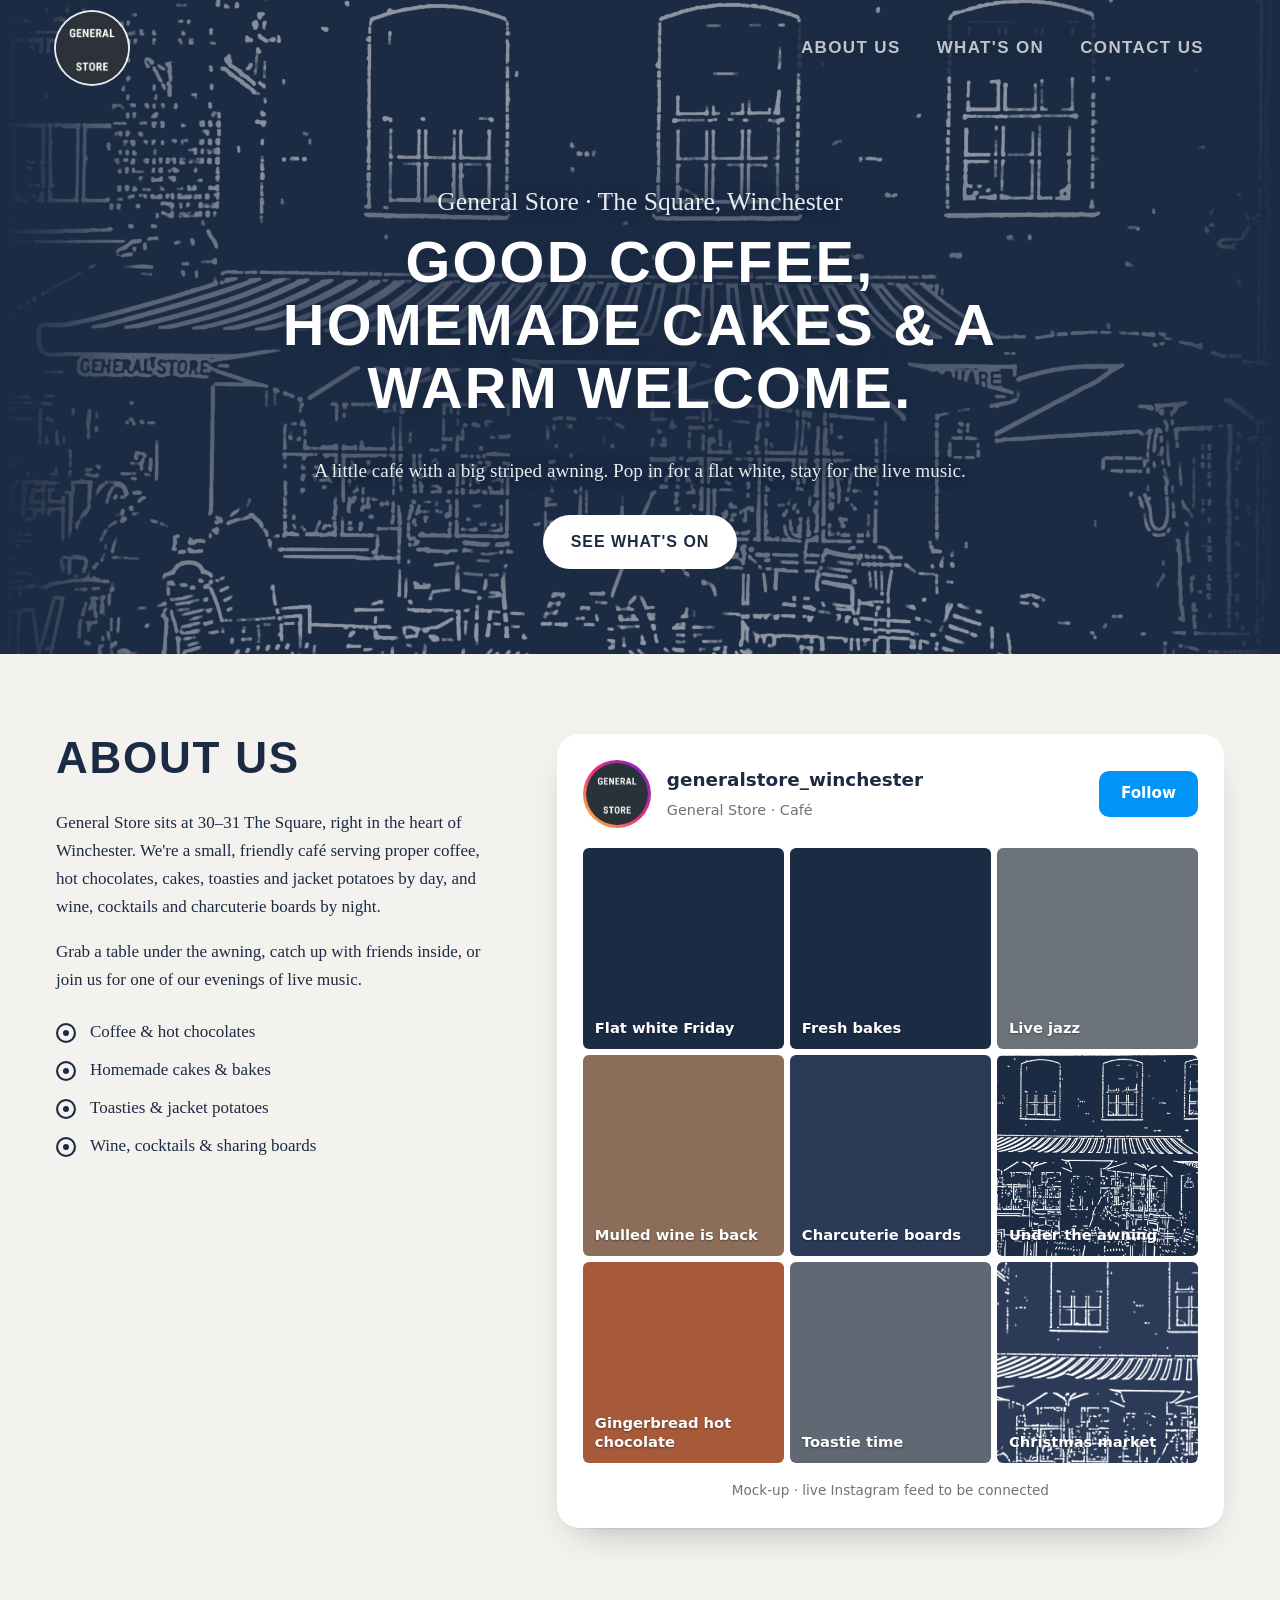
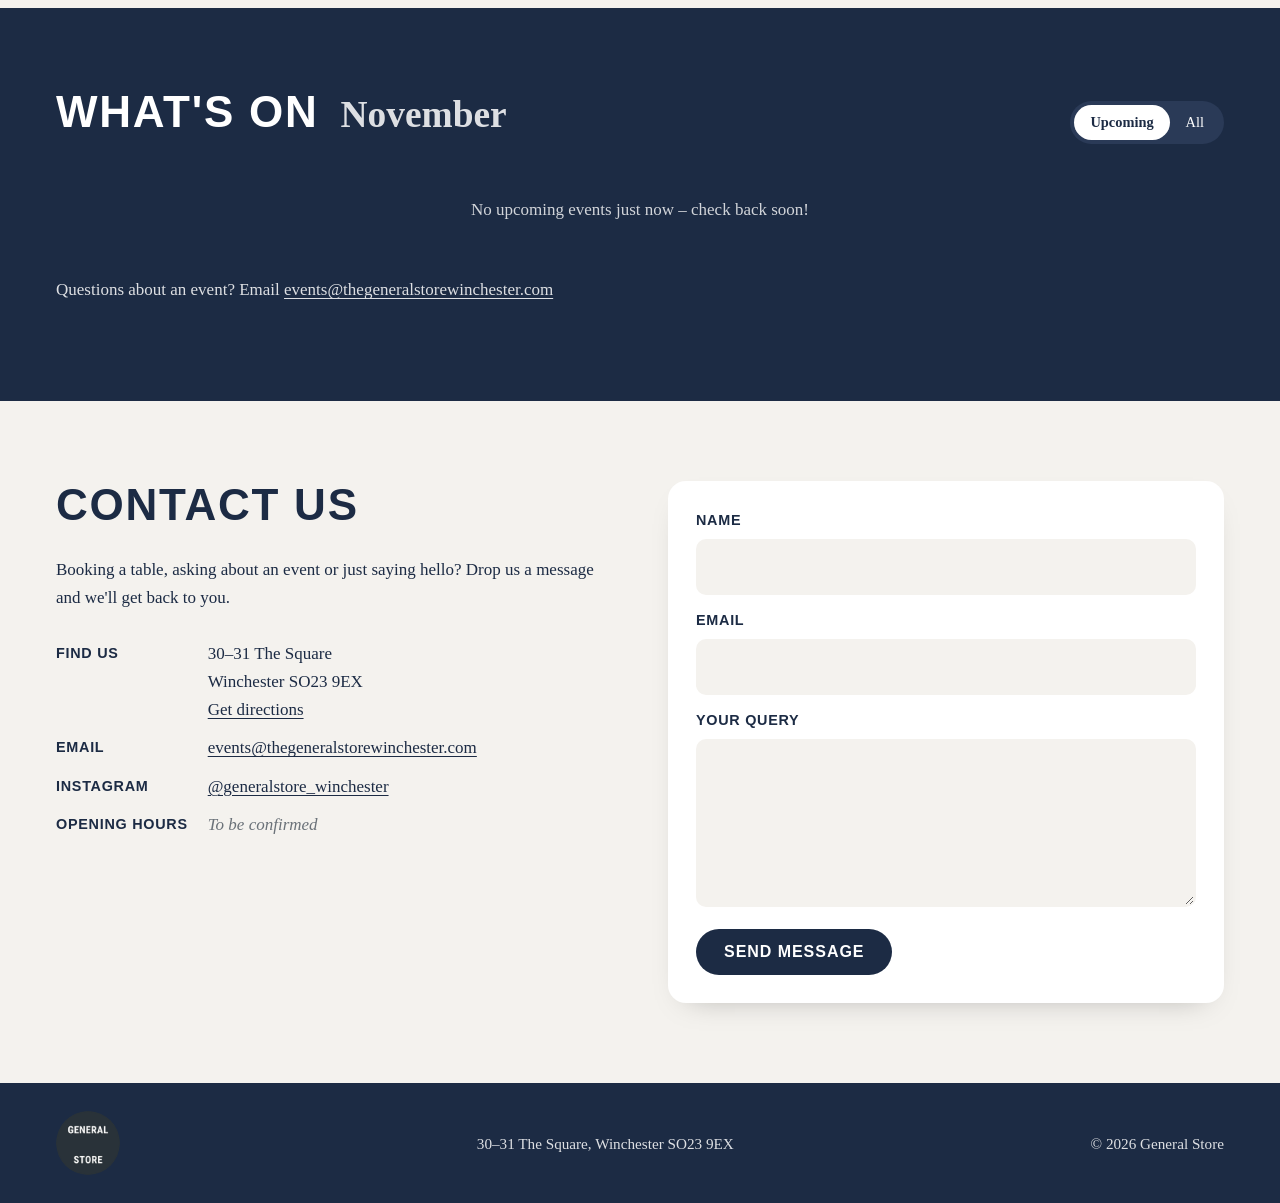
<file: index.html>
<!DOCTYPE html>
<html lang="en-GB">
<head>
  <meta charset="UTF-8">
  <meta name="viewport" content="width=device-width, initial-scale=1">

  <!-- Security: only load code, styles, fonts and images from this site and Google Fonts -->
  <meta http-equiv="Content-Security-Policy" content="default-src 'self'; script-src 'self'; style-src 'self' https://fonts.googleapis.com; font-src https://fonts.gstatic.com; img-src 'self' data:; connect-src 'self'; manifest-src 'self'; form-action 'self'; base-uri 'self'; object-src 'none'; upgrade-insecure-requests">
  <meta name="referrer" content="strict-origin-when-cross-origin">

  <!-- SEO -->
  <title>General Store | Café on The Square, Winchester</title>
  <meta name="description" content="Independent café at 30–31 The Square, Winchester. Proper coffee, homemade cakes, toasties and jacket potatoes by day; wine, charcuterie boards and live music by night.">
  <link rel="canonical" href="https://urahara08.github.io/general-store-website/">
  <meta name="robots" content="index, follow, max-image-preview:large">
  <meta name="theme-color" content="#1c2b44">
  <meta name="format-detection" content="telephone=no">

  <!-- Link previews (WhatsApp, Facebook, iMessage, X, LinkedIn) -->
  <meta property="og:type" content="website">
  <meta property="og:site_name" content="General Store Winchester">
  <meta property="og:locale" content="en_GB">
  <meta property="og:title" content="General Store | Café on The Square, Winchester">
  <meta property="og:description" content="Proper coffee, homemade cakes and live music at 30–31 The Square, Winchester.">
  <meta property="og:url" content="https://urahara08.github.io/general-store-website/">
  <meta property="og:image" content="https://urahara08.github.io/general-store-website/assets/og-image.jpg">
  <meta property="og:image:width" content="1200">
  <meta property="og:image:height" content="630">
  <meta property="og:image:alt" content="General Store logo over a line drawing of the café's shopfront">
  <meta name="twitter:card" content="summary_large_image">

  <!-- Icons -->
  <link rel="icon" href="assets/icon-32.png" sizes="32x32" type="image/png">
  <link rel="icon" href="assets/icon-192.png" sizes="192x192" type="image/png">
  <link rel="apple-touch-icon" href="assets/apple-touch-icon.png">
  <link rel="manifest" href="site.webmanifest">

  <!-- Fonts: only the weights the site uses -->
  <link rel="preconnect" href="https://fonts.googleapis.com">
  <link rel="preconnect" href="https://fonts.gstatic.com" crossorigin>
  <link href="https://fonts.googleapis.com/css2?family=Roboto+Condensed:wght@700&family=Lora:ital,wght@0,400;0,600;1,400&family=Caveat:wght@600&display=swap" rel="stylesheet">
  <link rel="preload" as="image" href="assets/front-drawing.webp" type="image/webp" fetchpriority="high">
  <link rel="stylesheet" href="styles.css?v=7eb90ff4">

  <!-- Structured data: tells Google this is a café, where it is, and what's on -->
  <script type="application/ld+json">
  {
    "@context": "https://schema.org",
    "@graph": [
      {
        "@type": "CafeOrCoffeeShop",
        "@id": "https://urahara08.github.io/general-store-website/#cafe",
        "name": "General Store",
        "url": "https://urahara08.github.io/general-store-website/",
        "logo": "https://urahara08.github.io/general-store-website/assets/icon-512.png",
        "image": "https://urahara08.github.io/general-store-website/assets/og-image.jpg",
        "description": "Independent café on The Square in Winchester serving coffee, hot chocolates, homemade cakes, toasties and jacket potatoes by day, and wine, cocktails, charcuterie boards and live music by night.",
        "email": "events@thegeneralstorewinchester.com",
        "address": {
          "@type": "PostalAddress",
          "streetAddress": "30–31 The Square",
          "addressLocality": "Winchester",
          "addressRegion": "Hampshire",
          "postalCode": "SO23 9EX",
          "addressCountry": "GB"
        },
        "hasMap": "https://www.google.com/maps/search/?api=1&query=General+Store+30-31+The+Square+Winchester+SO23+9EX",
        "servesCuisine": ["Coffee", "Cakes", "Light bites"],
        "sameAs": ["https://www.instagram.com/generalstore_winchester/"]
      },
      { "@type": "Event", "name": "Winchester Fireworks Night at General Store", "startDate": "2026-11-07", "eventStatus": "https://schema.org/EventScheduled", "eventAttendanceMode": "https://schema.org/OfflineEventAttendanceMode", "location": { "@id": "https://urahara08.github.io/general-store-website/#cafe" }, "organizer": { "@id": "https://urahara08.github.io/general-store-website/#cafe" }, "image": "https://urahara08.github.io/general-store-website/assets/og-image.jpg", "description": "Warming drinks and treats: special hot chocolates, mulled wine, cakes and jacket potatoes, then wine and charcuterie after the fireworks." },
      { "@type": "Event", "name": "Live music with Maddy Robinson", "startDate": "2026-11-13T19:00:00+00:00", "eventStatus": "https://schema.org/EventScheduled", "eventAttendanceMode": "https://schema.org/OfflineEventAttendanceMode", "location": { "@id": "https://urahara08.github.io/general-store-website/#cafe" }, "organizer": { "@id": "https://urahara08.github.io/general-store-website/#cafe" }, "image": "https://urahara08.github.io/general-store-website/assets/og-image.jpg", "performer": { "@type": "Person", "name": "Maddy Robinson" }, "description": "Emerging vocalist blending soulful R&B with contemporary pop and a glimpse of country." },
      { "@type": "Event", "name": "An evening of acoustic folk guitar with Henry Ayling", "startDate": "2026-11-14T19:00:00+00:00", "eventStatus": "https://schema.org/EventScheduled", "eventAttendanceMode": "https://schema.org/OfflineEventAttendanceMode", "location": { "@id": "https://urahara08.github.io/general-store-website/#cafe" }, "organizer": { "@id": "https://urahara08.github.io/general-store-website/#cafe" }, "image": "https://urahara08.github.io/general-store-website/assets/og-image.jpg", "performer": { "@type": "Person", "name": "Henry Ayling" }, "description": "Fingerstyle acoustic guitarist and singer-songwriter playing traditional folk songs, covers and originals." },
      { "@type": "Event", "name": "Winchester Light Switch On & Jazz Evening", "startDate": "2026-11-19", "eventStatus": "https://schema.org/EventScheduled", "eventAttendanceMode": "https://schema.org/OfflineEventAttendanceMode", "location": { "@id": "https://urahara08.github.io/general-store-website/#cafe" }, "organizer": { "@id": "https://urahara08.github.io/general-store-website/#cafe" }, "image": "https://urahara08.github.io/general-store-website/assets/og-image.jpg", "performer": { "@type": "Person", "name": "Yolanda Parkes" }, "description": "Jacket potatoes, toasties, mulled wine and hot chocolates all day, then charcuterie, wine and live saxophone after the lights switch on." },
      { "@type": "Event", "name": "Opening of the Christmas Market & Jazz", "startDate": "2026-11-20T18:30:00+00:00", "eventStatus": "https://schema.org/EventScheduled", "eventAttendanceMode": "https://schema.org/OfflineEventAttendanceMode", "location": { "@id": "https://urahara08.github.io/general-store-website/#cafe" }, "organizer": { "@id": "https://urahara08.github.io/general-store-website/#cafe" }, "image": "https://urahara08.github.io/general-store-website/assets/og-image.jpg", "performer": { "@type": "Person", "name": "Yolanda Parkes" }, "description": "Mince pies and mulled wine all day, with live jazz saxophone, sharing boards and nibbles from 6:30pm." },
      { "@type": "Event", "name": "Jazz, festive cocktails, charcuterie boards & nibbles", "startDate": "2026-11-27T18:30:00+00:00", "endDate": "2026-11-28T23:00:00+00:00", "eventStatus": "https://schema.org/EventScheduled", "eventAttendanceMode": "https://schema.org/OfflineEventAttendanceMode", "location": { "@id": "https://urahara08.github.io/general-store-website/#cafe" }, "organizer": { "@id": "https://urahara08.github.io/general-store-website/#cafe" }, "image": "https://urahara08.github.io/general-store-website/assets/og-image.jpg", "performer": { "@type": "Person", "name": "Yolanda Parkes" }, "description": "Smooth jazz saxophone with festive cocktails, sharing boards and nibbles from 6:30pm on both evenings." }
    ]
  }
  </script>
</head>
<body>

  <!-- ============ HEADER ============ -->
  <header class="site-header">
    <div class="header-inner">
      <a href="#top" class="logo-link" aria-label="General Store – back to top">
        <picture>
          <source srcset="assets/logo-168.webp" type="image/webp">
          <img src="assets/logo-168.png" alt="General Store" class="logo" width="168" height="168" decoding="async">
        </picture>
      </a>

      <nav class="site-nav" aria-label="Main">
        <button class="nav-toggle" aria-expanded="false" aria-controls="nav-list">Menu</button>
        <ul id="nav-list">
          <li><a href="#about">About us</a></li>
          <li><a href="#whats-on">What's on</a></li>
          <li><a href="#contact">Contact us</a></li>
        </ul>
      </nav>

    </div>
  </header>

  <main id="top">

    <!-- ============ HERO: shopfront drawing with intro in front ============ -->
    <section class="hero" aria-labelledby="hero-title">
      <div class="hero-content">
        <p class="eyebrow">General Store · The Square, Winchester</p>
        <h1 id="hero-title">Good coffee, homemade cakes &amp; a warm welcome.</h1>
        <p class="lede">A little café with a big striped awning. Pop in for a flat white, stay for the live music.</p>
        <a href="#whats-on" class="btn btn--light">See what's on</a>
      </div>
    </section>

    <!-- ============ ABOUT US ============ -->
    <section id="about" class="block block--paper">
      <div class="wrap two-col about-grid">
        <div>
          <h2>About us</h2>
          <p>General Store sits at 30–31 The Square, right in the heart of Winchester. We're a small, friendly café serving proper coffee, hot chocolates, cakes, toasties and jacket potatoes by day, and wine, cocktails and charcuterie boards by night.</p>
          <p>Grab a table under the awning, catch up with friends inside, or join us for one of our evenings of live music.</p>
          <ul class="ticks">
            <li>Coffee &amp; hot chocolates</li>
            <li>Homemade cakes &amp; bakes</li>
            <li>Toasties &amp; jacket potatoes</li>
            <li>Wine, cocktails &amp; sharing boards</li>
          </ul>
        </div>

        <!-- Instagram mock-up (to be replaced with a live feed later) -->
        <div class="insta" aria-label="Instagram feed preview">
          <div class="insta-head">
            <img src="assets/logo-168.png" alt="" class="insta-avatar" width="168" height="168" loading="lazy" decoding="async">
            <div>
              <strong>generalstore_winchester</strong>
              <span>General Store · Café</span>
            </div>
            <a class="insta-follow" href="https://www.instagram.com/generalstore_winchester/" target="_blank" rel="noopener noreferrer">Follow</a>
          </div>
          <div class="insta-grid">
            <div class="tile t1"><span>Flat white Friday</span></div>
            <div class="tile t2"><span>Fresh bakes</span></div>
            <div class="tile t3"><span>Live jazz</span></div>
            <div class="tile t4"><span>Mulled wine is back</span></div>
            <div class="tile t5"><span>Charcuterie boards</span></div>
            <div class="tile t6"><span>Under the awning</span></div>
            <div class="tile t7"><span>Gingerbread hot chocolate</span></div>
            <div class="tile t8"><span>Toastie time</span></div>
            <div class="tile t9"><span>Christmas market</span></div>
          </div>
          <p class="insta-note">Mock-up · live Instagram feed to be connected</p>
        </div>
      </div>
    </section>

    <!-- ============ WHAT'S ON ============ -->
    <section id="whats-on" class="block block--ink">
      <div class="wrap">
        <div class="section-head">
          <h2>What's on <span class="month">November</span></h2>
          <div class="filter" role="group" aria-label="Show events">
            <button data-filter="upcoming" class="is-active">Upcoming</button>
            <button data-filter="all">All</button>
          </div>
        </div>
        <ol class="events" id="events"></ol>
        <noscript><p class="events-foot">Turn on JavaScript to see our events, or follow <a href="https://www.instagram.com/generalstore_winchester/" rel="noopener noreferrer">@generalstore_winchester</a> on Instagram.</p></noscript>
        <p class="events-foot">Questions about an event? Email <a href="mailto:events@thegeneralstorewinchester.com">events@thegeneralstorewinchester.com</a></p>
      </div>
    </section>

    <!-- ============ CONTACT ============ -->
    <section id="contact" class="block block--paper">
      <div class="wrap two-col">
        <div>
          <h2>Contact us</h2>
          <p>Booking a table, asking about an event or just saying hello? Drop us a message and we'll get back to you.</p>
          <dl class="details">
            <dt>Find us</dt><dd><address>30–31 The Square<br>Winchester SO23 9EX</address><a href="https://www.google.com/maps/search/?api=1&amp;query=General+Store+30-31+The+Square+Winchester+SO23+9EX" target="_blank" rel="noopener noreferrer">Get directions</a></dd>
            <dt>Email</dt><dd><a href="mailto:events@thegeneralstorewinchester.com">events@thegeneralstorewinchester.com</a></dd>
            <dt>Instagram</dt><dd><a href="https://www.instagram.com/generalstore_winchester/" target="_blank" rel="noopener noreferrer">@generalstore_winchester</a></dd>
            <dt>Opening hours</dt><dd class="tbc">To be confirmed</dd>
          </dl>
        </div>

        <form class="contact-form" id="contact-form" novalidate autocomplete="on">
          <label for="name">Name</label>
          <input id="name" name="name" type="text" autocomplete="name" maxlength="100" required>
          <small class="err" data-for="name">Please tell us your name.</small>

          <label for="email">Email</label>
          <input id="email" name="email" type="email" autocomplete="email" inputmode="email" maxlength="254" required>
          <small class="err" data-for="email">Please enter a valid email address, like name@example.com.</small>

          <label for="query">Your query</label>
          <textarea id="query" name="query" rows="5" maxlength="2000" required></textarea>
          <small class="err" data-for="query">Please let us know how we can help.</small>

          <!-- spam trap: hidden from people, bots fill it in -->
          <div class="hp" aria-hidden="true">
            <label for="website">Leave this empty</label>
            <input id="website" name="website" type="text" tabindex="-1" autocomplete="off">
          </div>

          <button type="submit" class="btn">Send message</button>
          <p class="form-success" id="form-success" hidden>Thank you! We'll be in touch soon. <em>(Mock-up: nothing has been sent.)</em></p>
        </form>
      </div>
    </section>
  </main>

  <footer class="site-footer">
    <div class="wrap footer-inner">
      <img src="assets/logo-168.png" alt="General Store logo" class="footer-logo" width="168" height="168" loading="lazy" decoding="async">
      <p>30–31 The Square, Winchester SO23 9EX</p>
      <p>&copy; <span id="year"></span> General Store</p>
    </div>
  </footer>

  <script src="script.js?v=0a709430"></script>
</body>
</html>
</file>
<file: styles.css>
/* =========================================================
   General Store – site styles
   ========================================================= */

/* ---------- Tokens ---------- */
:root {
  --ink: #1c2b44;        /* deep midnight blue */
  --ink-2: #2a3a57;
  --paper: #f4f2ee;      /* warm off-white */
  --card: #ffffff;
  --accent: #1c2b44;
  --on-accent: #ffffff;
  --muted: #6b7279;

  --f-head: "Roboto Condensed", "Arial Narrow", sans-serif;
  --f-body: "Lora", Georgia, serif;
  --head-case: uppercase;
  --head-track: 0.04em;
  --head-weight: 700;

  /* traced line drawing of the shopfront (from Front.tiff) */
  --art-img: url("assets/front-drawing.png");
}
@supports (background-image: image-set(url("x.webp") type("image/webp"))) {
  :root { --art-img: image-set(url("assets/front-drawing.webp") type("image/webp"), url("assets/front-drawing.png") type("image/png")); }
}

/* ---------- Base ---------- */
*, *::before, *::after { box-sizing: border-box; }
html { scroll-behavior: smooth; scroll-padding-top: 120px; }
body {
  margin: 0;
  background: var(--paper);
  color: var(--ink);
  font-family: var(--f-body);
  font-size: 1.0625rem;
  line-height: 1.65;
  -webkit-font-smoothing: antialiased;
}
img, svg { display: block; max-width: 100%; }
a { color: inherit; text-underline-offset: 3px; }
h1, h2, h3 {
  font-family: var(--f-head);
  text-transform: var(--head-case);
  letter-spacing: var(--head-track);
  font-weight: var(--head-weight);
  line-height: 1.1;
  margin: 0 0 0.6em;
}
h2 { font-size: clamp(2rem, 4vw, 2.75rem); }
.wrap { max-width: 1200px; margin: 0 auto; padding: 0 16px; }

/* ---------- Header: slim bar, logo left, menu right ---------- */
/* The header and hero share ONE drawing. script.js measures header + hero
   together and sets these variables, so the header shows the top strip of
   the picture and keeps that same strip while the page scrolls. */
:root {
  --art-size: cover;
  --art-x: center;
  --art-y-header: top;
  --art-y-hero: top;
  /* same tint on header + hero so they join seamlessly */
  --art-shade: linear-gradient(90deg, rgba(28,43,68,.8) 0%, rgba(28,43,68,.5) 22%, rgba(28,43,68,.5) 78%, rgba(28,43,68,.8) 100%);
}
.site-header {
  color: #fff; position: sticky; top: 0; z-index: 20;
  background:
    var(--art-shade),
    var(--art-img) var(--art-x) var(--art-y-header) / var(--art-size) no-repeat,
    var(--ink);
  transition: transform .3s ease, box-shadow .2s ease;
}
.site-header.is-scrolled { box-shadow: 0 6px 18px -8px rgba(0,0,0,.45); }
/* slides away when scrolling down, back when scrolling up (script.js) */
.site-header.is-hidden { transform: translateY(calc(-100% - env(safe-area-inset-top, 0px))); box-shadow: none; }
@media (prefers-reduced-motion: reduce) { .site-header { transition: none; } }
.header-inner {
  max-width: 1200px;
  margin: 0 auto;
  padding: 0 16px;
  min-height: 96px;
  display: flex;
  align-items: center;
  justify-content: space-between;
  gap: 24px;
}
.logo-link { display: block; }
.logo { width: 72px; height: auto; margin: 12px 0; border-radius: 50%; box-shadow: 0 0 0 2px rgba(255,255,255,.9); }

/* Nav – no underline; links brighten on hover / for the current section */
.site-nav ul { list-style: none; margin: 0; padding: 4px; display: flex; gap: 4px; background: rgba(28,43,68,.85); border-radius: 999px; }
.site-nav a {
  display: block;
  padding: 10px 16px;
  font-family: var(--f-head);
  text-transform: var(--head-case);
  letter-spacing: 0.08em;
  font-weight: 700;
  text-decoration: none;
  color: rgba(255,255,255,.72);
  border-radius: 999px;
  transition: color .15s ease, background-color .15s ease;
}
.site-nav a:hover, .site-nav a.is-current { color: #fff; background: rgba(255,255,255,.08); }
.nav-toggle { display: none; }

/* ---------- Hero: drawing behind, intro in front ---------- */
.hero {
  position: relative;
  overflow: hidden;
  background:
    var(--art-shade),
    var(--art-img) var(--art-x) var(--art-y-hero) / var(--art-size) no-repeat,
    var(--ink);
  color: #fff;
  min-height: clamp(440px, 62vh, 620px);
  display: grid;
  place-items: center;
  text-align: center;
  padding: 64px 16px;
}
/* darker centre behind the words so they stay crisp */
.hero::after {
  content: "";
  position: absolute; inset: 0;
  background: radial-gradient(ellipse 50% 45% at 50% 50%, rgba(28,43,68,.85) 0%, rgba(28,43,68,.4) 70%, rgba(28,43,68,0) 100%);
}
.hero-content { position: relative; z-index: 1; max-width: 760px; }
.eyebrow {
  font-family: "Caveat", cursive;
  font-size: 1.6rem;
  color: var(--accent);
  margin: 0 0 8px;
}
.hero .eyebrow { color: #fff; opacity: .9; }
.hero h1 { font-size: clamp(2.2rem, 5.5vw, 3.6rem); text-shadow: 0 2px 4px rgba(28,43,68,.9), 0 0 18px rgba(28,43,68,.85); }
.lede { font-size: 1.2rem; margin: 0 auto 28px; max-width: 34em; }
.hero .lede { color: rgba(255,255,255,.9); }
.hero .eyebrow, .hero .lede { text-shadow: 0 1px 3px rgba(28,43,68,.9), 0 0 14px rgba(28,43,68,.8); }

.btn {
  display: inline-block;
  background: var(--accent);
  color: var(--on-accent);
  font-family: var(--f-head);
  text-transform: var(--head-case);
  letter-spacing: 0.06em;
  font-weight: 700;
  font-size: 1rem;
  padding: 14px 28px;
  border: 0;
  border-radius: 999px;
  text-decoration: none;
  cursor: pointer;
  transition: transform .15s ease, box-shadow .15s ease;
}
.btn:hover { transform: translateY(-2px); box-shadow: 0 6px 0 -2px rgba(0,0,0,.15); }

.btn--light { background: #fff; color: var(--ink); }

/* ---------- Blocks ---------- */
.block { padding: 80px 0; }
.block--paper { background: var(--paper); }
.block--paper + .block--paper { border-top: 1px solid rgba(0,0,0,.08); }
.block--ink { background: var(--ink); color: #fff; }
.two-col { display: grid; grid-template-columns: 1fr 1fr; gap: 56px; align-items: start; }

.ticks { list-style: none; padding: 0; margin: 24px 0 0; display: grid; gap: 10px; }
.ticks li { padding-left: 34px; position: relative; }
.ticks li::before {
  content: ""; position: absolute; left: 0; top: .3em;
  width: 20px; height: 20px; border-radius: 50%;
  background: var(--accent);
  box-shadow: inset 0 0 0 5px var(--paper);
  border: 2px solid var(--accent);
}

/* ---------- Instagram mock-up ---------- */
/* About us: wider container, Instagram gets the larger column */
.about-grid { grid-template-columns: 1fr 1.5fr; gap: 56px; }
.insta {
  background: var(--card);
  border-radius: 22px;
  padding: 26px;
  box-shadow: 0 1px 0 rgba(0,0,0,.05), 0 16px 40px -20px rgba(0,0,0,.35);
  font-family: system-ui, -apple-system, "Segoe UI", sans-serif;
}
.insta-head { display: flex; align-items: center; gap: 16px; margin-bottom: 20px; }
.insta-avatar { width: 68px; height: 68px; border-radius: 50%; padding: 3px; background: linear-gradient(45deg, #f9ce34, #ee2a7b, #6228d7); }
.insta-head strong { display: block; font-size: 1.15rem; }
.insta-head span { font-size: .9rem; color: var(--muted); }
.insta-follow {
  margin-left: auto; background: #0095f6; color: #fff; text-decoration: none;
  font-size: .95rem; font-weight: 600; padding: 10px 22px; border-radius: 10px;
}
.insta-grid { display: grid; grid-template-columns: repeat(3, 1fr); gap: 6px; }
.tile {
  aspect-ratio: 1;
  display: flex; align-items: flex-end;
  padding: 12px;
  color: #fff; font-size: .92rem; font-weight: 600; line-height: 1.25;
  border-radius: 6px;
  position: relative; overflow: hidden;
}
.tile span { position: relative; text-shadow: 0 1px 2px rgba(0,0,0,.4); }
.t1 { background: var(--ink); }
.t2 { background: var(--accent); }
.t3 { background: var(--muted); }
.t4 { background: #8c6d5a; }
.t5 { background: var(--ink-2); }
.t6 { background: var(--art-img) center/180% no-repeat, var(--ink); }
.t7 { background: #a65a3a; }
.t8 { background: #5f6873; }
.t9 { background: var(--art-img) 30% 40%/260% no-repeat, var(--ink-2); }
.insta-note { margin: 16px 0 0; font-size: .85rem; color: var(--muted); text-align: center; }

/* ---------- What's on ---------- */
.section-head { display: flex; align-items: baseline; justify-content: space-between; gap: 16px; flex-wrap: wrap; margin-bottom: 28px; }
.section-head h2 { margin: 0; }
.month { font-family: "Caveat", cursive; text-transform: none; letter-spacing: 0; font-size: .85em; opacity: .85; margin-left: 8px; }
.filter { display: flex; background: var(--ink-2); padding: 4px; border-radius: 999px; }
.filter button {
  background: none; border: 0; color: #fff; cursor: pointer;
  font: inherit; font-size: .9rem; padding: 6px 16px; border-radius: 999px;
}
.filter button.is-active { background: #fff; color: var(--ink); font-weight: 700; }

.events { list-style: none; margin: 0; padding: 0; display: grid; gap: 16px; }
.event {
  display: grid;
  grid-template-columns: 96px 1fr;
  gap: 22px;
  align-items: center;
  background: var(--card);
  color: var(--ink);
  border-radius: 18px;
  padding: 20px 24px 20px 20px;
}
.event-date {
  width: 96px; height: 96px; border-radius: 50%;
  background: var(--accent); color: var(--on-accent);
  display: flex; flex-direction: column; align-items: center; justify-content: center;
  font-family: var(--f-head); font-weight: 700; line-height: 1;
  text-transform: uppercase;
}
.event-date .d { font-size: 1.9rem; }
.event-date .d small { font-size: .55em; }
.event-date .m { font-size: .85rem; letter-spacing: .12em; margin-top: 4px; }
.event h3 { font-size: 1.3rem; margin: 0 0 6px; }
.event p { margin: 0; }
.event .time {
  display: inline-block; margin-top: 10px;
  font-family: var(--f-head); font-weight: 700; font-size: .85rem;
  letter-spacing: .06em; text-transform: uppercase;
  color: var(--accent);
}
.event.is-past { opacity: .55; }
.event.is-past .event-date { background: var(--muted); }
.event .past-tag { font-size: .75rem; font-family: var(--f-head); text-transform: uppercase; letter-spacing: .1em; color: var(--muted); margin-left: 8px; }
.events-foot { margin-top: 28px; opacity: .85; }
.events-empty { text-align: center; padding: 24px; opacity: .8; }

/* ---------- Contact ---------- */
.details { display: grid; grid-template-columns: max-content 1fr; gap: 10px 20px; margin: 28px 0 0; }
.details dt { font-family: var(--f-head); font-weight: 700; text-transform: var(--head-case); letter-spacing: .05em; font-size: .9rem; padding-top: 2px; }
.details dd { margin: 0; overflow-wrap: anywhere; }
.tbc { color: var(--muted); font-style: italic; }
.details address { font-style: normal; }
/* spam trap: off-screen for people, still visible to bots */
.hp { position: absolute; left: -9999px; width: 1px; height: 1px; overflow: hidden; }
.contact-form { position: relative; }

.contact-form {
  background: var(--card);
  padding: 28px;
  border-radius: 18px;
  box-shadow: 0 12px 30px -20px rgba(0,0,0,.35);
  display: grid;
}
.contact-form label {
  font-family: var(--f-head); font-weight: 700;
  text-transform: var(--head-case); letter-spacing: .05em; font-size: .9rem;
  margin: 14px 0 6px;
}
.contact-form label:first-child { margin-top: 0; }
.contact-form input, .contact-form textarea {
  font: inherit; color: var(--ink);
  background: var(--paper);
  border: 2px solid transparent;
  border-radius: 10px;
  padding: 12px 14px;
  width: 100%;
  resize: vertical;
}
.contact-form input:focus, .contact-form textarea:focus { outline: none; border-color: var(--accent); }
.contact-form .invalid { border-color: #c0392b; }
.err { color: #c0392b; display: none; margin-top: 4px; }
.err.show { display: block; }
.contact-form .btn { justify-self: start; margin-top: 22px; }
.form-success { margin: 16px 0 0; padding: 12px 14px; background: var(--paper); border-left: 4px solid var(--accent); border-radius: 6px; }

/* ---------- Footer ---------- */
.site-footer { background: var(--ink); color: #fff; }
.footer-inner { display: flex; align-items: center; gap: 24px; padding: 28px 16px; flex-wrap: wrap; justify-content: space-between; }
.footer-inner p { margin: 0; opacity: .85; font-size: .95rem; }
.footer-logo { width: 64px; height: auto; border-radius: 50%; }

/* ---------- Responsive ---------- */
@media (max-width: 820px) {
  .two-col { grid-template-columns: 1fr; gap: 40px; }
}
@media (max-width: 640px) {
  .header-inner { min-height: 80px; position: relative; }
  .logo { width: 60px; margin: 10px 0; }
  .nav-toggle {
    display: block;
    background: rgba(28,43,68,.85); border: 1px solid rgba(255,255,255,.35); border-radius: 999px; color: #fff;
    font-family: var(--f-head); font-weight: 700; letter-spacing: .1em; text-transform: uppercase;
    padding: 10px 18px; cursor: pointer;
  }
  .site-nav ul { display: none; flex-direction: column; gap: 0; position: absolute; left: 0; right: 0; top: 100%; background: var(--ink); padding: 0 0 12px; border-radius: 0; }
  .site-nav.open ul { display: flex; }
  .site-nav a { text-align: center; padding: 12px; }
  .event { grid-template-columns: 1fr; gap: 14px; padding: 18px; }
  .event-date { width: auto; height: auto; flex-direction: row; gap: 8px; border-radius: 999px; padding: 8px 16px; justify-self: start; }
  .event-date .d { font-size: 1.1rem; }
  .event-date .m { margin: 0; }
  .block { padding: 56px 0; }
  .hero { min-height: 420px; padding: 48px 16px; }
  /* small screens: the text covers more of the drawing, so shade more of it */
  .hero::after { background: radial-gradient(ellipse 95% 60% at 50% 50%, rgba(28,43,68,.88) 0%, rgba(28,43,68,.55) 70%, rgba(28,43,68,.15) 100%); }
  .hero .eyebrow { font-size: 1.35rem; }
  .insta { padding: 16px; }
  .insta-avatar { width: 52px; height: 52px; }
  .insta-head { gap: 12px; }
  .insta-head > div { min-width: 0; }
  .insta-head strong { font-size: .9rem; overflow: hidden; text-overflow: ellipsis; white-space: nowrap; }
  .insta-follow { padding: 7px 12px; font-size: .85rem; flex-shrink: 0; }
  .tile { padding: 8px; font-size: .78rem; }
  .details { grid-template-columns: 1fr; gap: 2px; }
  .details dd { margin-bottom: 12px; }
}
</file>
